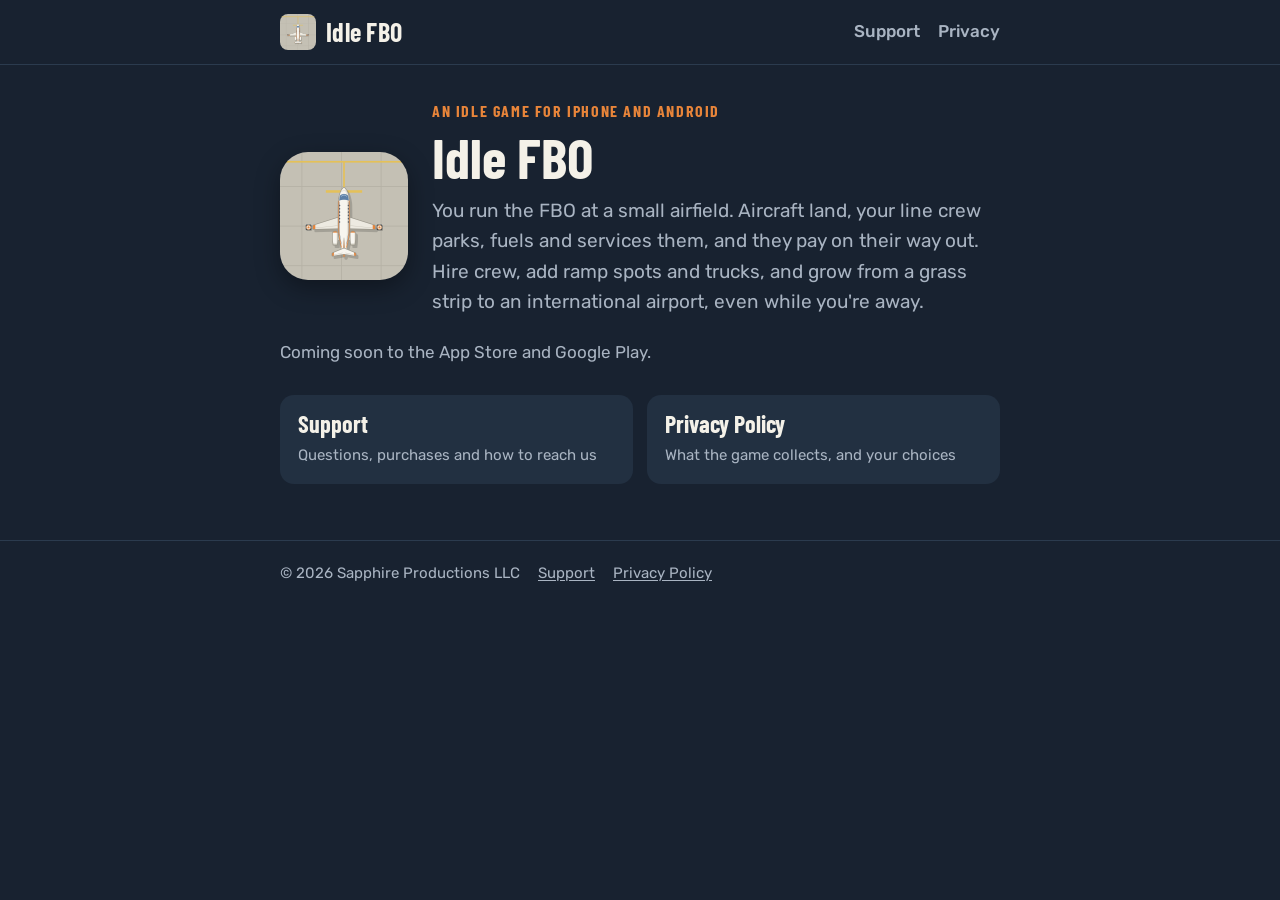
<file: index.html>
<!doctype html>
<html lang="en">
<head>
<meta charset="utf-8">
<meta name="viewport" content="width=device-width, initial-scale=1">
<meta http-equiv="Content-Security-Policy" content="default-src 'none'; style-src 'self'; font-src 'self'; img-src 'self'; base-uri 'none'; form-action 'none'">
<meta name="referrer" content="no-referrer">
<title>Idle FBO</title>
<meta name="description" content="Idle FBO, an idle game about running the line at a small-airport FBO: fuel, service and turn aircraft, then grow from a grass strip to an international airport.">
<link rel="icon" href="assets/icon.png">
<link rel="stylesheet" href="assets/style.css">
</head>
<body>
<header class="bar">
  <div class="bar-in">
    <a class="brand" href="index.html"><img src="assets/icon.png" alt="" width="36" height="36">Idle FBO</a>
    <nav aria-label="Site">
      <a href="support.html">Support</a>
      <a href="privacy.html">Privacy</a>
    </nav>
  </div>
</header>

<main>
  <div class="hero">
    <img src="assets/icon.png" alt="The Idle FBO app icon: a white jet with orange trim parked on its stand on the ramp" width="128" height="128">
    <div>
      <p class="eyebrow">An idle game for iPhone and Android</p>
      <h1>Idle FBO</h1>
      <p class="lede">You run the FBO at a small airfield. Aircraft land, your line crew parks,
      fuels and services them, and they pay on their way out. Hire crew, add ramp spots and
      trucks, and grow from a grass strip to an international airport, even while you're away.</p>
    </div>
  </div>

  <p class="muted">Coming soon to the App Store and Google Play.</p>

  <div class="links">
    <a href="support.html"><strong>Support</strong><span>Questions, purchases and how to reach us</span></a>
    <a href="privacy.html"><strong>Privacy Policy</strong><span>What the game collects, and your choices</span></a>
  </div>
</main>

<footer class="foot">
  <div class="foot-in">
    <span>© 2026 Sapphire Productions LLC</span>
    <a href="support.html">Support</a>
    <a href="privacy.html">Privacy Policy</a>
  </div>
</footer>
</body>
</html>
</file>
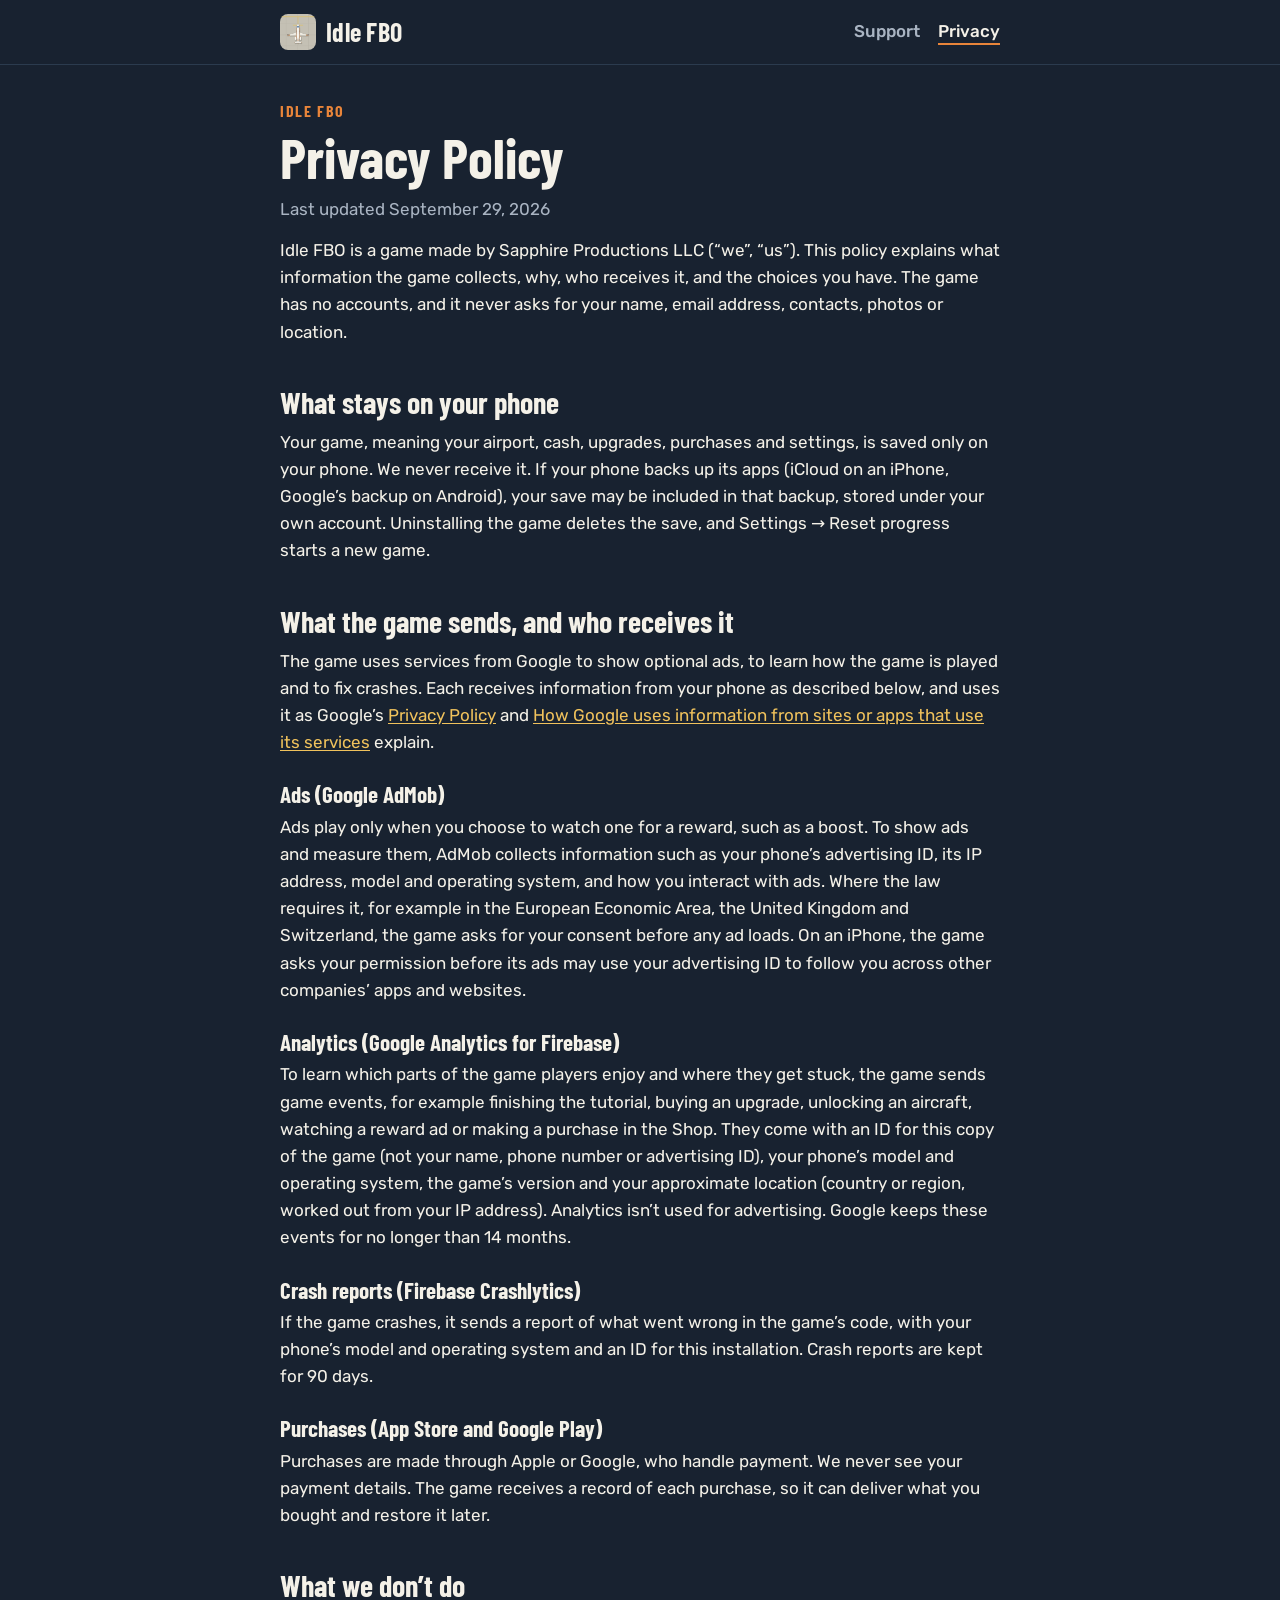
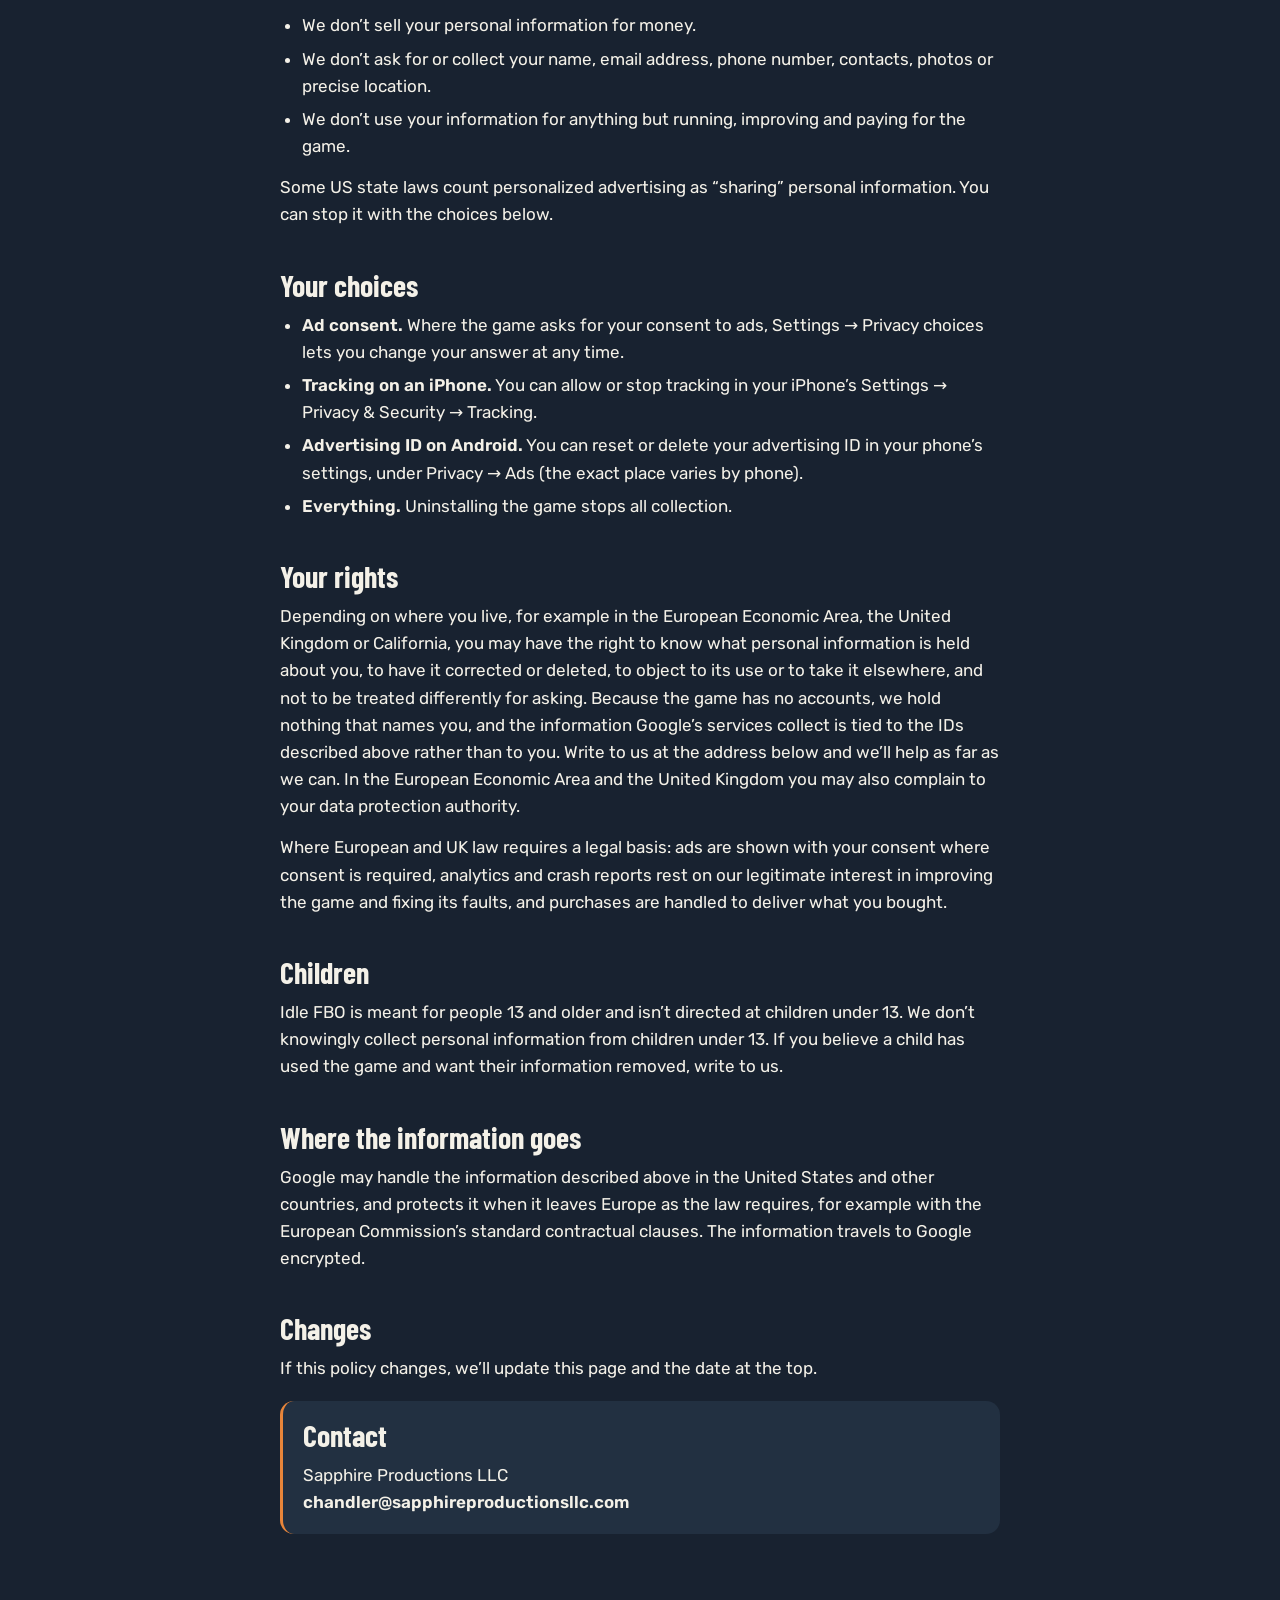
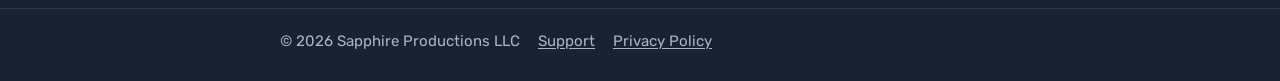
<file: privacy.html>
<!doctype html>
<html lang="en">
<head>
<meta charset="utf-8">
<meta name="viewport" content="width=device-width, initial-scale=1">
<meta http-equiv="Content-Security-Policy" content="default-src 'none'; style-src 'self'; font-src 'self'; img-src 'self'; base-uri 'none'; form-action 'none'">
<meta name="referrer" content="no-referrer">
<title>Privacy Policy · Idle FBO</title>
<meta name="description" content="What Idle FBO collects, why, who receives it, and the choices you have.">
<link rel="icon" href="assets/icon.png">
<link rel="stylesheet" href="assets/style.css">
</head>
<body>
<header class="bar">
  <div class="bar-in">
    <a class="brand" href="index.html"><img src="assets/icon.png" alt="" width="36" height="36">Idle FBO</a>
    <nav aria-label="Site">
      <a href="support.html">Support</a>
      <a href="privacy.html" aria-current="page">Privacy</a>
    </nav>
  </div>
</header>

<main>
  <p class="eyebrow">Idle FBO</p>
  <h1>Privacy Policy</h1>
  <p class="updated">Last updated September 29, 2026</p>

  <p>Idle FBO is a game made by Sapphire Productions LLC (“we”, “us”). This policy explains
  what information the game collects, why, who receives it, and the choices you have. The
  game has no accounts, and it never asks for your name, email address, contacts, photos or
  location.</p>

  <h2>What stays on your phone</h2>
  <p>Your game, meaning your airport, cash, upgrades, purchases and settings, is saved only on
  your phone. We never receive it. If your phone backs up its apps (iCloud on an iPhone,
  Google’s backup on Android), your save may be included in that backup, stored under your
  own account. Uninstalling the game deletes the save, and Settings → Reset progress starts
  a new game.</p>

  <h2>What the game sends, and who receives it</h2>
  <p>The game uses services from Google to show optional ads, to learn how the game is
  played and to fix crashes. Each receives information from your phone as described below,
  and uses it as Google’s <a href="https://policies.google.com/privacy">Privacy Policy</a>
  and <a href="https://policies.google.com/technologies/partner-sites">How Google uses
  information from sites or apps that use its services</a> explain.</p>

  <h3>Ads (Google AdMob)</h3>
  <p>Ads play only when you choose to watch one for a reward, such as a boost. To show ads
  and measure them, AdMob collects information such as your phone’s advertising ID, its IP
  address, model and operating system, and how you interact with ads. Where the law requires
  it, for example in the European Economic Area, the United Kingdom and Switzerland, the game
  asks for your consent before any ad loads. On an iPhone, the game asks your permission
  before its ads may use your advertising ID to follow you across other companies’ apps and
  websites.</p>

  <h3>Analytics (Google Analytics for Firebase)</h3>
  <p>To learn which parts of the game players enjoy and where they get stuck, the game sends
  game events, for example finishing the tutorial, buying an upgrade, unlocking an aircraft,
  watching a reward ad or making a purchase in the Shop. They come with an ID for this copy
  of the game (not your name, phone number or advertising ID), your phone’s model and
  operating system, the game’s version and your approximate location (country or region,
  worked out from your IP address). Analytics isn’t used for advertising. Google keeps these
  events for no longer than 14 months.</p>

  <h3>Crash reports (Firebase Crashlytics)</h3>
  <p>If the game crashes, it sends a report of what went wrong in the game’s code, with your
  phone’s model and operating system and an ID for this installation. Crash reports are kept
  for 90 days.</p>

  <h3>Purchases (App Store and Google Play)</h3>
  <p>Purchases are made through Apple or Google, who handle payment. We never see your
  payment details. The game receives a record of each purchase, so it can deliver what you
  bought and restore it later.</p>

  <h2>What we don’t do</h2>
  <ul>
    <li>We don’t sell your personal information for money.</li>
    <li>We don’t ask for or collect your name, email address, phone number, contacts, photos
    or precise location.</li>
    <li>We don’t use your information for anything but running, improving and paying for the
    game.</li>
  </ul>
  <p>Some US state laws count personalized advertising as “sharing” personal information. You
  can stop it with the choices below.</p>

  <h2>Your choices</h2>
  <ul>
    <li><strong>Ad consent.</strong> Where the game asks for your consent to ads, Settings →
    Privacy choices lets you change your answer at any time.</li>
    <li><strong>Tracking on an iPhone.</strong> You can allow or stop tracking in your
    iPhone’s Settings → Privacy &amp; Security → Tracking.</li>
    <li><strong>Advertising ID on Android.</strong> You can reset or delete your advertising
    ID in your phone’s settings, under Privacy → Ads (the exact place varies by phone).</li>
    <li><strong>Everything.</strong> Uninstalling the game stops all collection.</li>
  </ul>

  <h2>Your rights</h2>
  <p>Depending on where you live, for example in the European Economic Area, the United
  Kingdom or California, you may have the right to know what personal information is held
  about you, to have it corrected or deleted, to object to its use or to take it elsewhere,
  and not to be treated differently for asking. Because the game has no accounts, we hold
  nothing that names you, and the information Google’s services collect is tied to the IDs
  described above rather than to you. Write to us at the address below and we’ll help as far
  as we can. In the European Economic Area and the United Kingdom you may also complain to
  your data protection authority.</p>
  <p>Where European and UK law requires a legal basis: ads are shown with your consent where
  consent is required, analytics and crash reports rest on our legitimate interest in
  improving the game and fixing its faults, and purchases are handled to deliver what you
  bought.</p>

  <h2>Children</h2>
  <p>Idle FBO is meant for people 13 and older and isn’t directed at children under 13. We
  don’t knowingly collect personal information from children under 13. If you believe a
  child has used the game and want their information removed, write to us.</p>

  <h2>Where the information goes</h2>
  <p>Google may handle the information described above in the United States and other
  countries, and protects it when it leaves Europe as the law requires, for example with the
  European Commission’s standard contractual clauses. The information travels to Google
  encrypted.</p>

  <h2>Changes</h2>
  <p>If this policy changes, we’ll update this page and the date at the top.</p>

  <div class="card contact">
    <h2>Contact</h2>
    <p>Sapphire Productions LLC<br>
    <span class="address">chandler@sapphireproductionsllc.com</span></p>
  </div>
</main>

<footer class="foot">
  <div class="foot-in">
    <span>© 2026 Sapphire Productions LLC</span>
    <a href="support.html">Support</a>
    <a href="privacy.html">Privacy Policy</a>
  </div>
</footer>
</body>
</html>
</file>
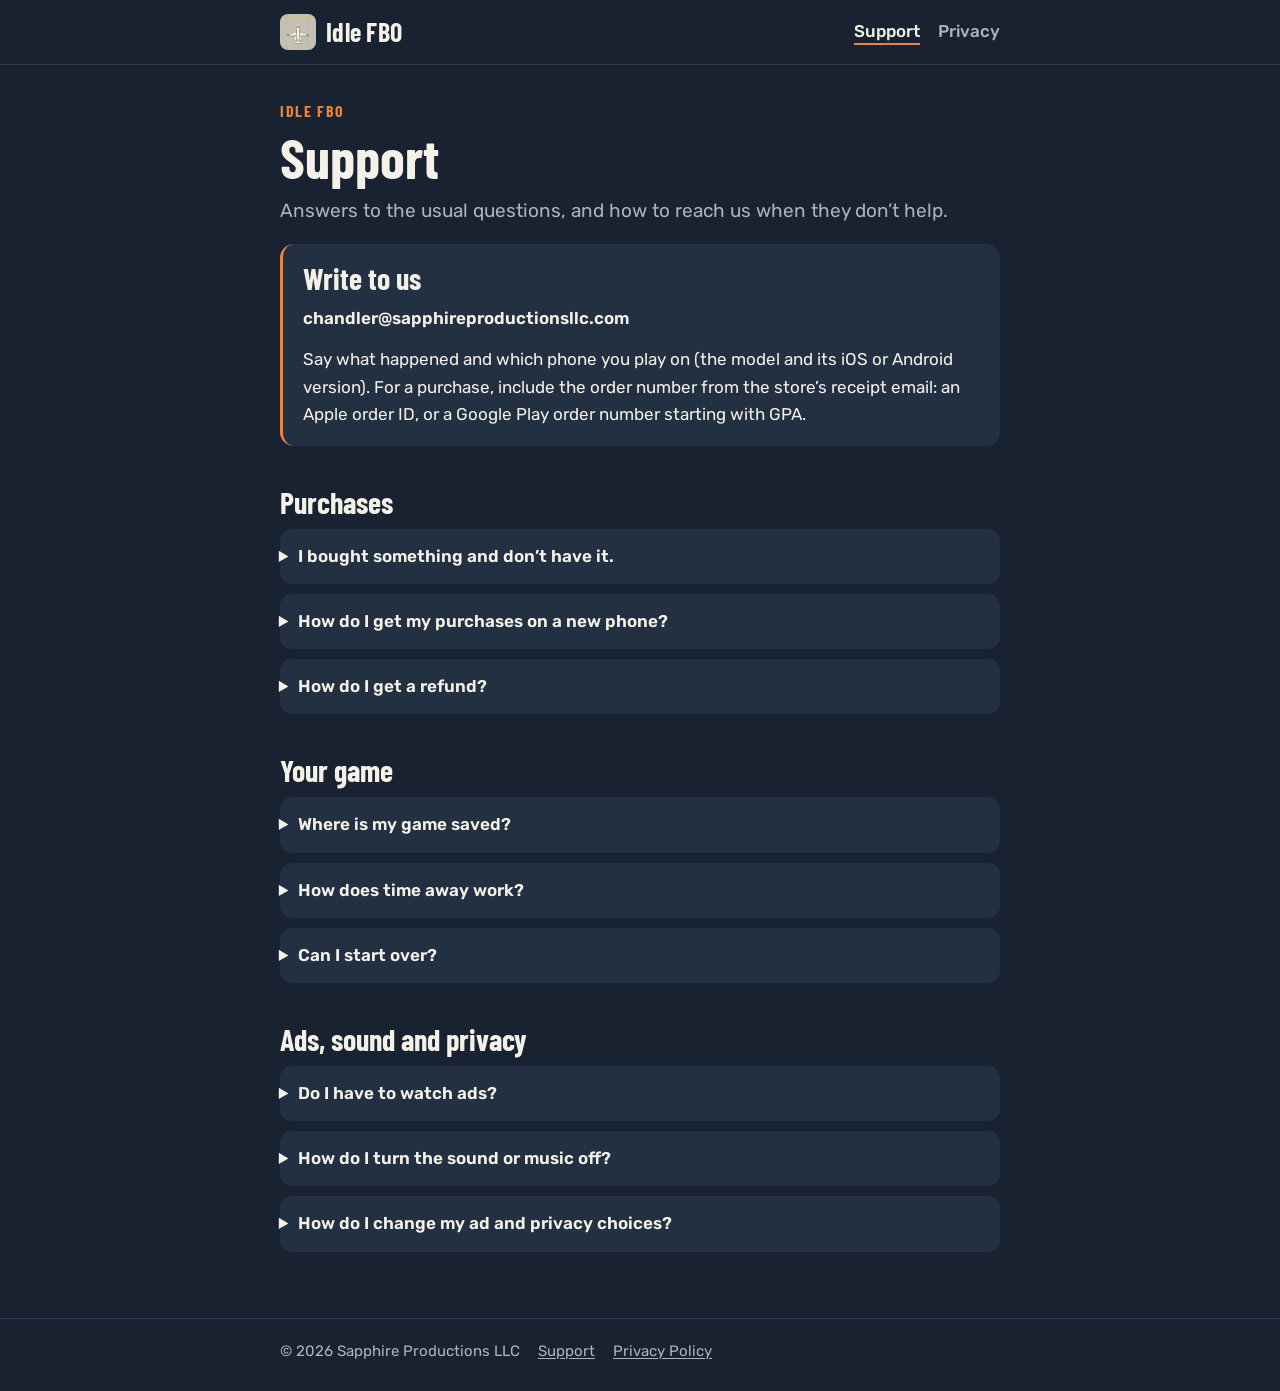
<file: support.html>
<!doctype html>
<html lang="en">
<head>
<meta charset="utf-8">
<meta name="viewport" content="width=device-width, initial-scale=1">
<meta http-equiv="Content-Security-Policy" content="default-src 'none'; style-src 'self'; font-src 'self'; img-src 'self'; base-uri 'none'; form-action 'none'">
<meta name="referrer" content="no-referrer">
<title>Support · Idle FBO</title>
<meta name="description" content="Help with Idle FBO: purchases, saves, ads, sound, and how to reach us.">
<link rel="icon" href="assets/icon.png">
<link rel="stylesheet" href="assets/style.css">
</head>
<body>
<header class="bar">
  <div class="bar-in">
    <a class="brand" href="index.html"><img src="assets/icon.png" alt="" width="36" height="36">Idle FBO</a>
    <nav aria-label="Site">
      <a href="support.html" aria-current="page">Support</a>
      <a href="privacy.html">Privacy</a>
    </nav>
  </div>
</header>

<main>
  <p class="eyebrow">Idle FBO</p>
  <h1>Support</h1>
  <p class="lede">Answers to the usual questions, and how to reach us when they don’t
  help.</p>

  <div class="card contact">
    <h2>Write to us</h2>
    <p class="address">chandler@sapphireproductionsllc.com</p>
    <p>Say what happened and which phone you play on (the model and its iOS or Android
    version). For a purchase, include the order number from the store’s receipt email: an
    Apple order ID, or a Google Play order number starting with GPA.</p>
  </div>

  <h2>Purchases</h2>
  <details>
    <summary>I bought something and don’t have it.</summary>
    <p>Open the game with an internet connection: purchases that didn’t finish are delivered
    when it starts. If it’s still missing, go to Settings (the gear on the Ramp) → Restore
    purchases. Still nothing? Write to us with the order number.</p>
  </details>
  <details>
    <summary>How do I get my purchases on a new phone?</summary>
    <p>Sign in to the same Apple ID or Google account, install the game and tap Settings →
    Restore purchases. Permanent purchases, such as the Owner’s pack and the Manager pack,
    come back. Time warps and airport packs pay out once, so they don’t.</p>
  </details>
  <details>
    <summary>How do I get a refund?</summary>
    <p>Refunds are handled by the store you paid. On an iPhone, go to
    <a href="https://reportaproblem.apple.com">reportaproblem.apple.com</a>. On Android,
    follow <a href="https://support.google.com/googleplay/answer/2479637">Google Play’s refund
    steps</a>.</p>
  </details>

  <h2>Your game</h2>
  <details>
    <summary>Where is my game saved?</summary>
    <p>On your phone only; the game has no accounts. A new phone starts a new game unless you
    restore it from a backup of your old phone (iCloud or Google’s backup). Your purchases come
    back either way; see above.</p>
  </details>
  <details>
    <summary>How does time away work?</summary>
    <p>While you’re away, your managers keep the ramp running on the spots they cover, and the
    game pays you for it when you come back. The Away chip on the Ramp shows what you earn a
    minute and for how many hours. Bigger airports and more time played lengthen it, and the
    Owner’s pack makes it 24 hours.</p>
  </details>
  <details>
    <summary>Can I start over?</summary>
    <p>Settings → Reset progress starts again at Skyhaven Field, Legacy and all. Your store
    purchases stay. It can’t be undone.</p>
  </details>

  <h2>Ads, sound and privacy</h2>
  <details>
    <summary>Do I have to watch ads?</summary>
    <p>No. Ads only ever play when you choose one for a reward, such as a boost or doubled
    earnings from time away. The Owner’s pack gives every boost without an ad.</p>
  </details>
  <details>
    <summary>How do I turn the sound or music off?</summary>
    <p>Settings has switches for Sound effects, the Ramp sound and Music, and volume sliders
    for the ramp sound and music. On an iPhone, the game is also silent while the phone is in
    silent mode.</p>
  </details>
  <details>
    <summary>How do I change my ad and privacy choices?</summary>
    <p>Where the game asked for your consent to ads, Settings → Privacy choices lets you
    change your answer. The <a href="privacy.html">Privacy Policy</a> explains what the game
    collects and the rest of your choices.</p>
  </details>
</main>

<footer class="foot">
  <div class="foot-in">
    <span>© 2026 Sapphire Productions LLC</span>
    <a href="support.html">Support</a>
    <a href="privacy.html">Privacy Policy</a>
  </div>
</footer>
</body>
</html>
</file>
<file: assets/style.css>
/* Idle FBO's site: the game's own navy, orange and concrete, and its fonts,
   served from here rather than a font service. */

@font-face {
  font-family: "Barlow Condensed";
  src: url("fonts/BarlowCondensed-Bold.ttf") format("truetype");
  font-weight: 700;
  font-display: swap;
}

@font-face {
  font-family: "Rubik";
  src: url("fonts/Rubik-Variable.ttf") format("truetype");
  font-weight: 300 900;
  font-display: swap;
}

:root {
  color-scheme: dark;
  --bg: #182230;
  --surface: #223041;
  --raised: #2b3b4e;
  --text: #f4f1e8;
  --muted: #a9b4c2;
  --accent: #e8853a;
  --gold: #f0c25c;
  --concrete: #c4c0b4;
  --display: "Barlow Condensed", "Arial Narrow", "Roboto Condensed", sans-serif;
  --body: "Rubik", system-ui, -apple-system, "Segoe UI", Roboto, sans-serif;
}

* {
  box-sizing: border-box;
}

html {
  -webkit-text-size-adjust: 100%;
}

body {
  margin: 0;
  background: var(--bg);
  color: var(--text);
  font: 400 17px/1.6 var(--body);
}

a {
  color: var(--gold);
  text-underline-offset: 2px;
}

a:hover {
  color: var(--text);
}

a:focus-visible {
  outline: 2px solid var(--gold);
  outline-offset: 2px;
  border-radius: 2px;
}

.bar {
  border-bottom: 1px solid var(--raised);
}

.bar-in,
main,
.foot-in {
  max-width: 760px;
  margin: 0 auto;
  padding-inline: 20px;
}

.bar-in {
  display: flex;
  align-items: center;
  gap: 16px;
  padding-block: 14px;
  flex-wrap: wrap;
}

.brand {
  display: flex;
  align-items: center;
  gap: 10px;
  color: var(--text);
  text-decoration: none;
  font: 700 26px/1 var(--display);
  letter-spacing: 0.01em;
  margin-right: auto;
}

.brand img {
  width: 36px;
  height: 36px;
  border-radius: 8px;
}

nav {
  display: flex;
  gap: 18px;
  font-weight: 500;
}

nav a {
  color: var(--muted);
  text-decoration: none;
}

nav a:hover,
nav a[aria-current="page"] {
  color: var(--text);
}

nav a[aria-current="page"] {
  text-decoration: underline;
  text-decoration-color: var(--accent);
  text-decoration-thickness: 2px;
  text-underline-offset: 6px;
}

main {
  padding-block: 36px 56px;
}

h1,
h2,
h3 {
  font-family: var(--display);
  font-weight: 700;
  line-height: 1.1;
  text-wrap: balance;
}

h1 {
  font-size: clamp(40px, 8vw, 56px);
  margin: 0 0 8px;
}

h2 {
  font-size: 30px;
  margin: 40px 0 10px;
}

h3 {
  font-size: 23px;
  margin: 26px 0 6px;
}

p,
ul {
  margin: 0 0 14px;
}

ul {
  padding-left: 22px;
}

li + li {
  margin-top: 6px;
}

strong {
  font-weight: 600;
}

.eyebrow {
  margin: 0 0 6px;
  color: var(--accent);
  font: 700 16px/1.2 var(--display);
  letter-spacing: 0.1em;
  text-transform: uppercase;
}

.updated,
.muted {
  color: var(--muted);
}

.lede {
  font-size: 19px;
  color: var(--muted);
  max-width: 60ch;
}

.card {
  background: var(--surface);
  border-radius: 14px;
  padding: 18px 20px;
  margin: 18px 0;
}

.card > :last-child {
  margin-bottom: 0;
}

.card h2,
.card h3 {
  margin-top: 0;
}

.contact {
  border-left: 3px solid var(--accent);
}

.address {
  font-weight: 600;
  user-select: all;
  overflow-wrap: anywhere;
}

.hero {
  display: flex;
  gap: 24px;
  align-items: center;
  flex-wrap: wrap;
  margin-bottom: 8px;
}

.hero img {
  width: 128px;
  height: 128px;
  border-radius: 28px;
  box-shadow: 0 8px 24px rgba(0, 0, 0, 0.35);
}

.hero > div {
  flex: 1 1 280px;
}

.links {
  display: grid;
  grid-template-columns: repeat(auto-fit, minmax(min(100%, 220px), 1fr));
  gap: 14px;
  margin-top: 28px;
}

.links a {
  display: block;
  background: var(--surface);
  border-radius: 14px;
  padding: 16px 18px;
  color: var(--text);
  text-decoration: none;
}

.links a:hover {
  background: var(--raised);
}

.links strong {
  display: block;
  font: 700 24px/1.1 var(--display);
  margin-bottom: 4px;
}

.links span {
  color: var(--muted);
  font-size: 15px;
}

details {
  background: var(--surface);
  border-radius: 12px;
  padding: 0 18px;
  margin: 10px 0;
}

summary {
  cursor: pointer;
  padding: 14px 0;
  font-weight: 600;
  list-style-position: outside;
}

details[open] summary {
  border-bottom: 1px solid var(--raised);
  margin-bottom: 12px;
}

details > :last-child {
  margin-bottom: 16px;
}

.foot {
  border-top: 1px solid var(--raised);
  color: var(--muted);
  font-size: 15px;
}

.foot-in {
  display: flex;
  gap: 8px 18px;
  flex-wrap: wrap;
  padding-block: 20px 28px;
}

.foot a {
  color: var(--muted);
}
</file>
